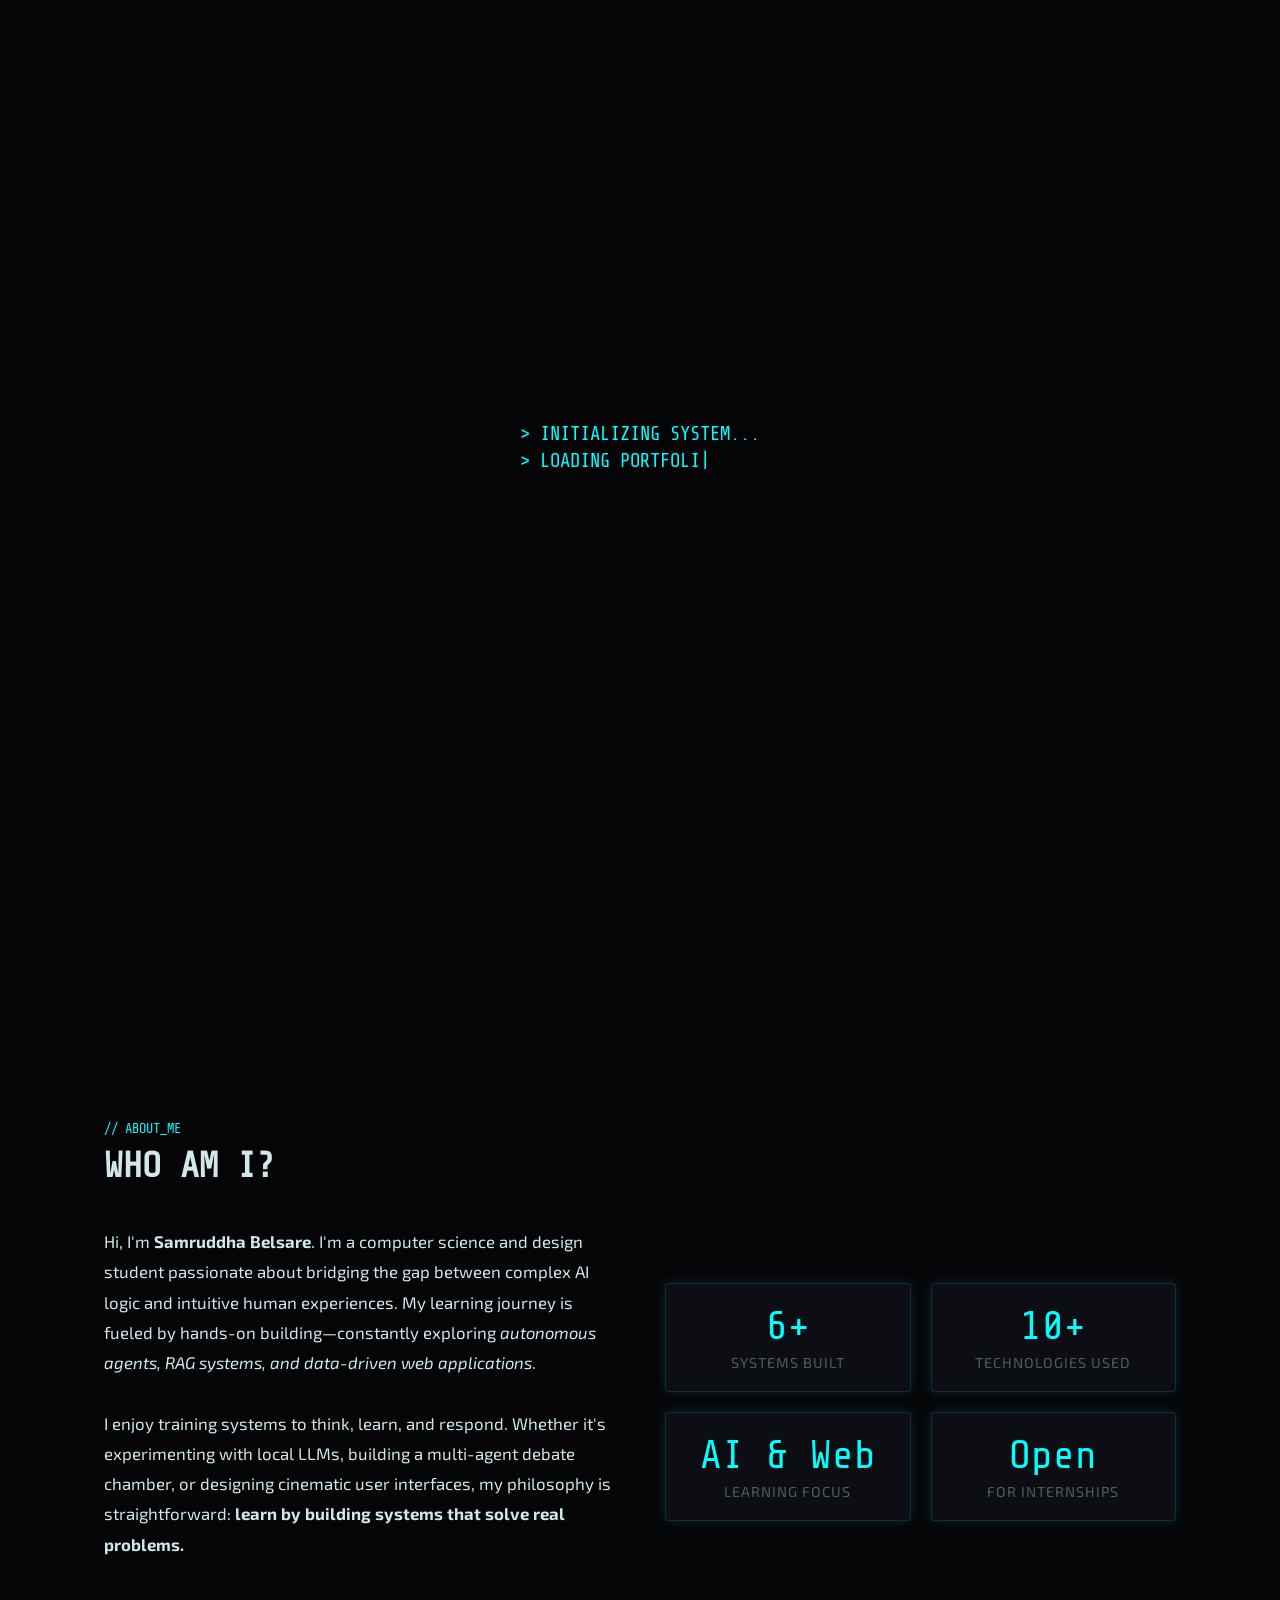
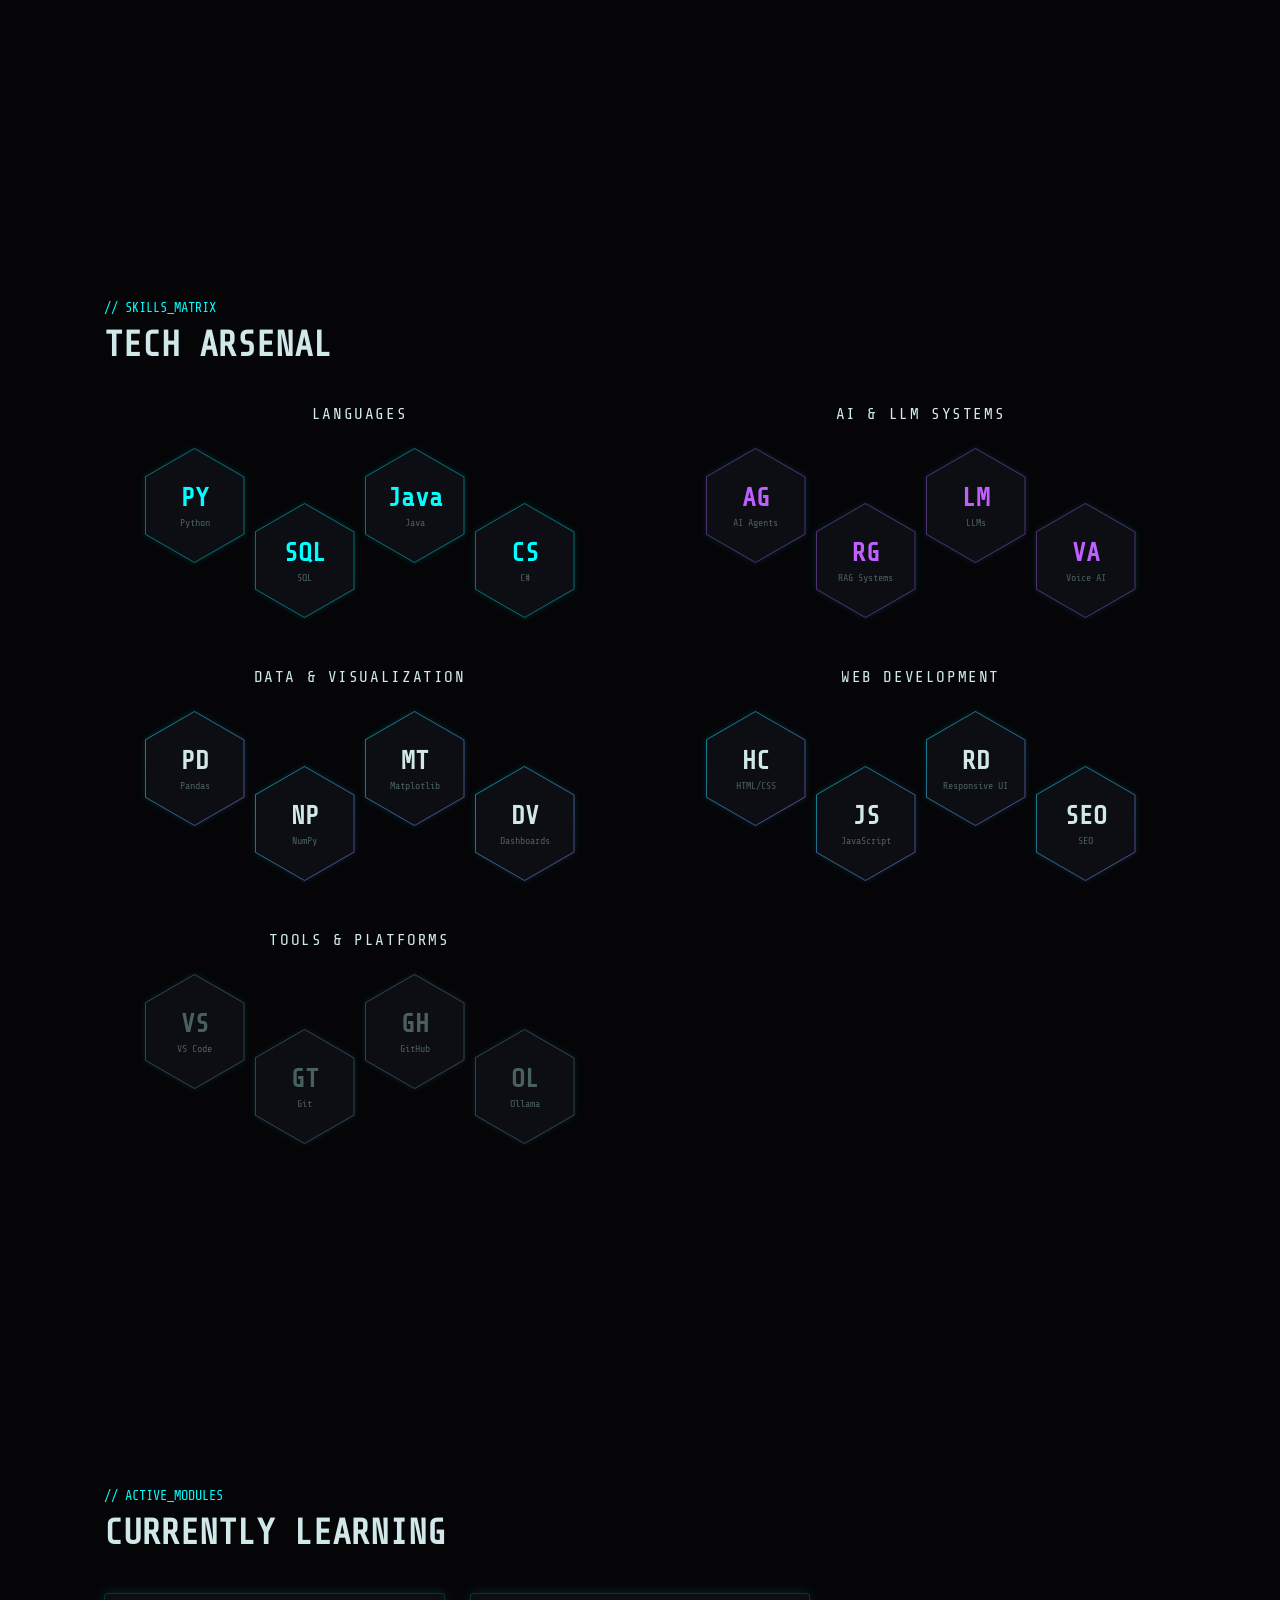
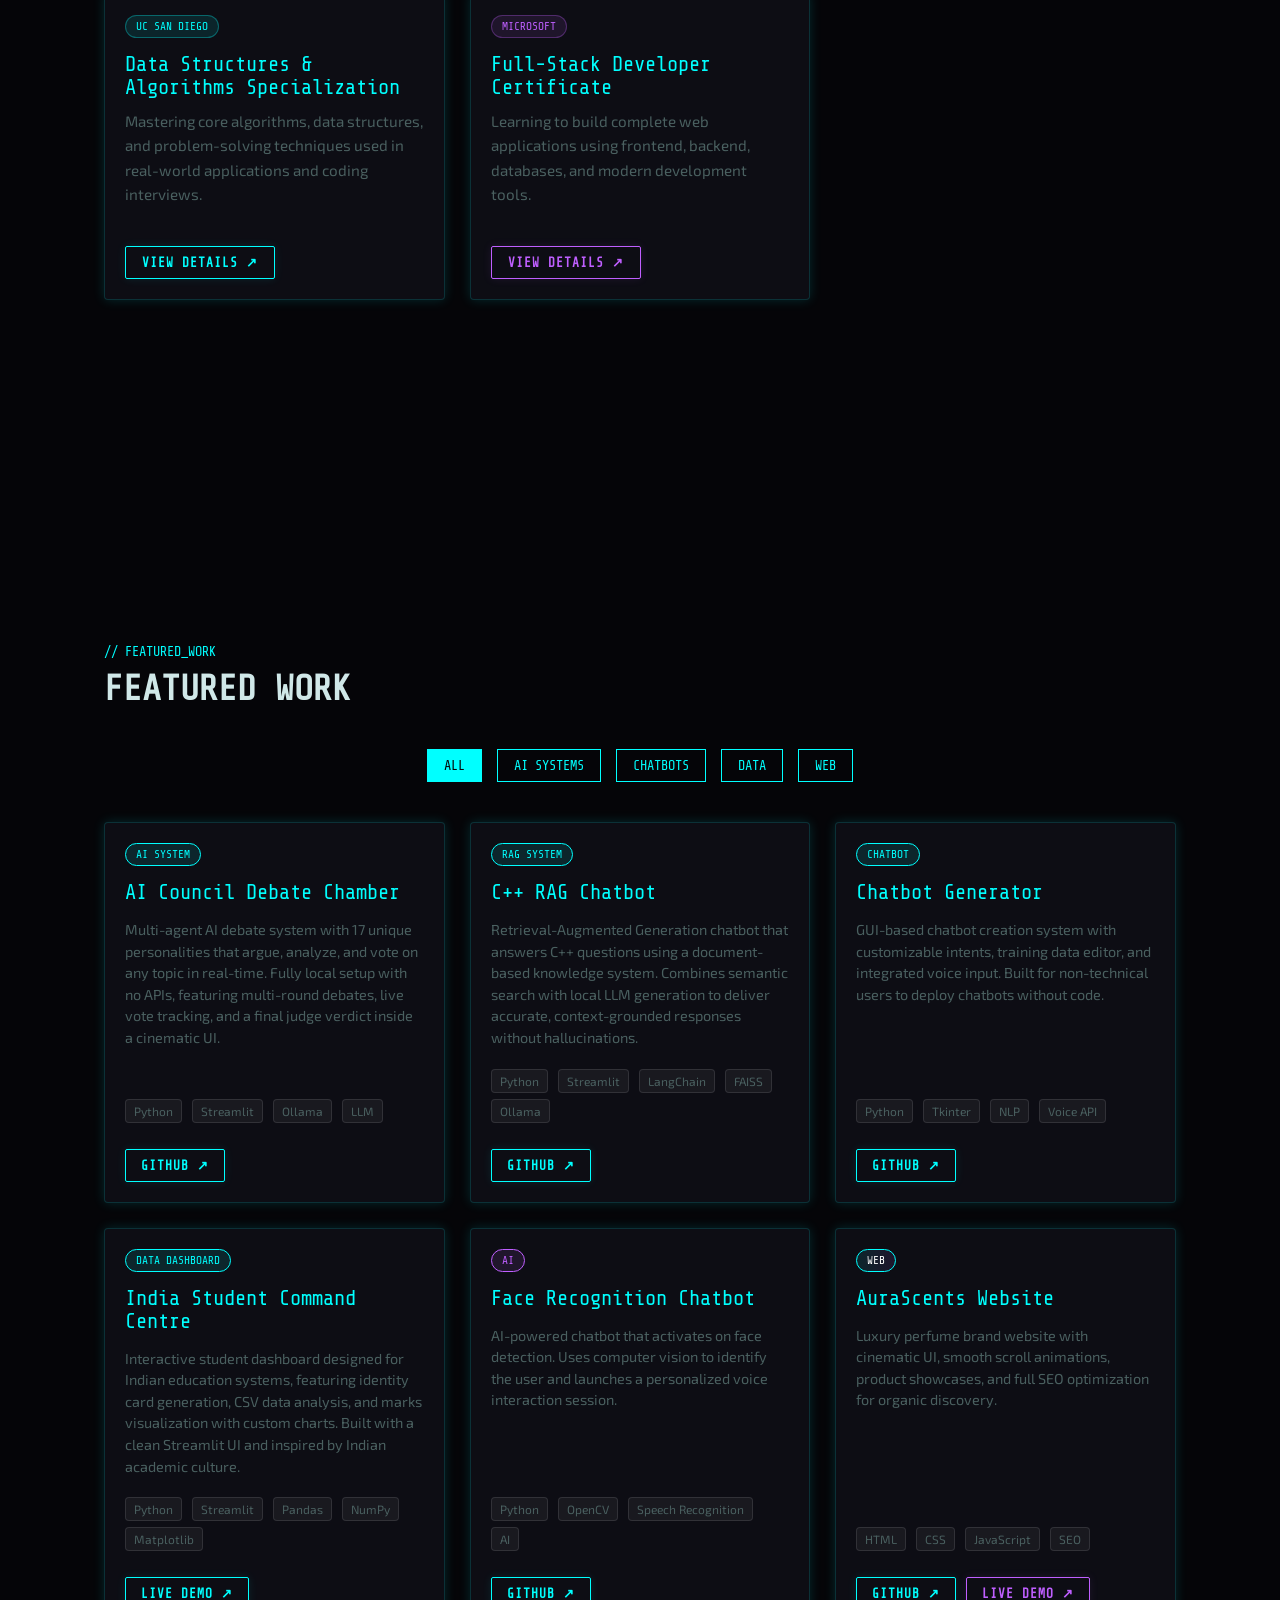
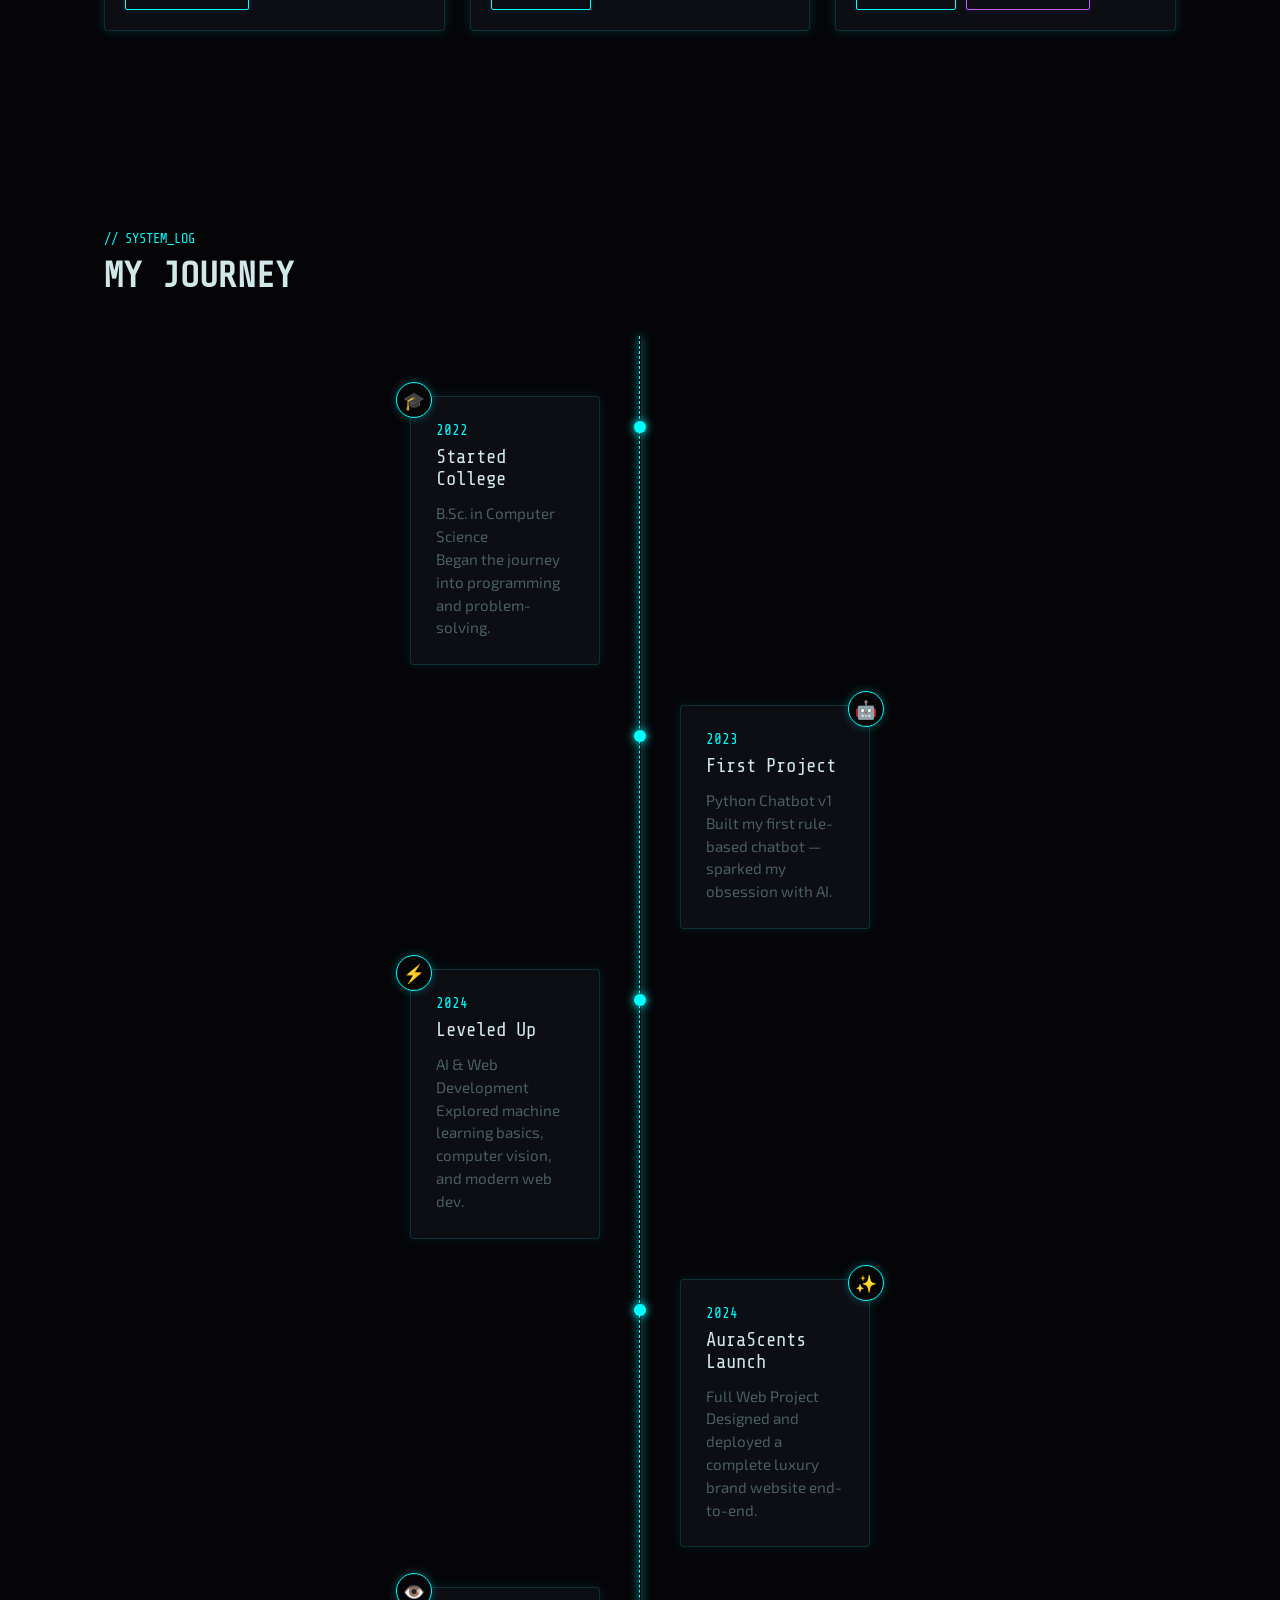
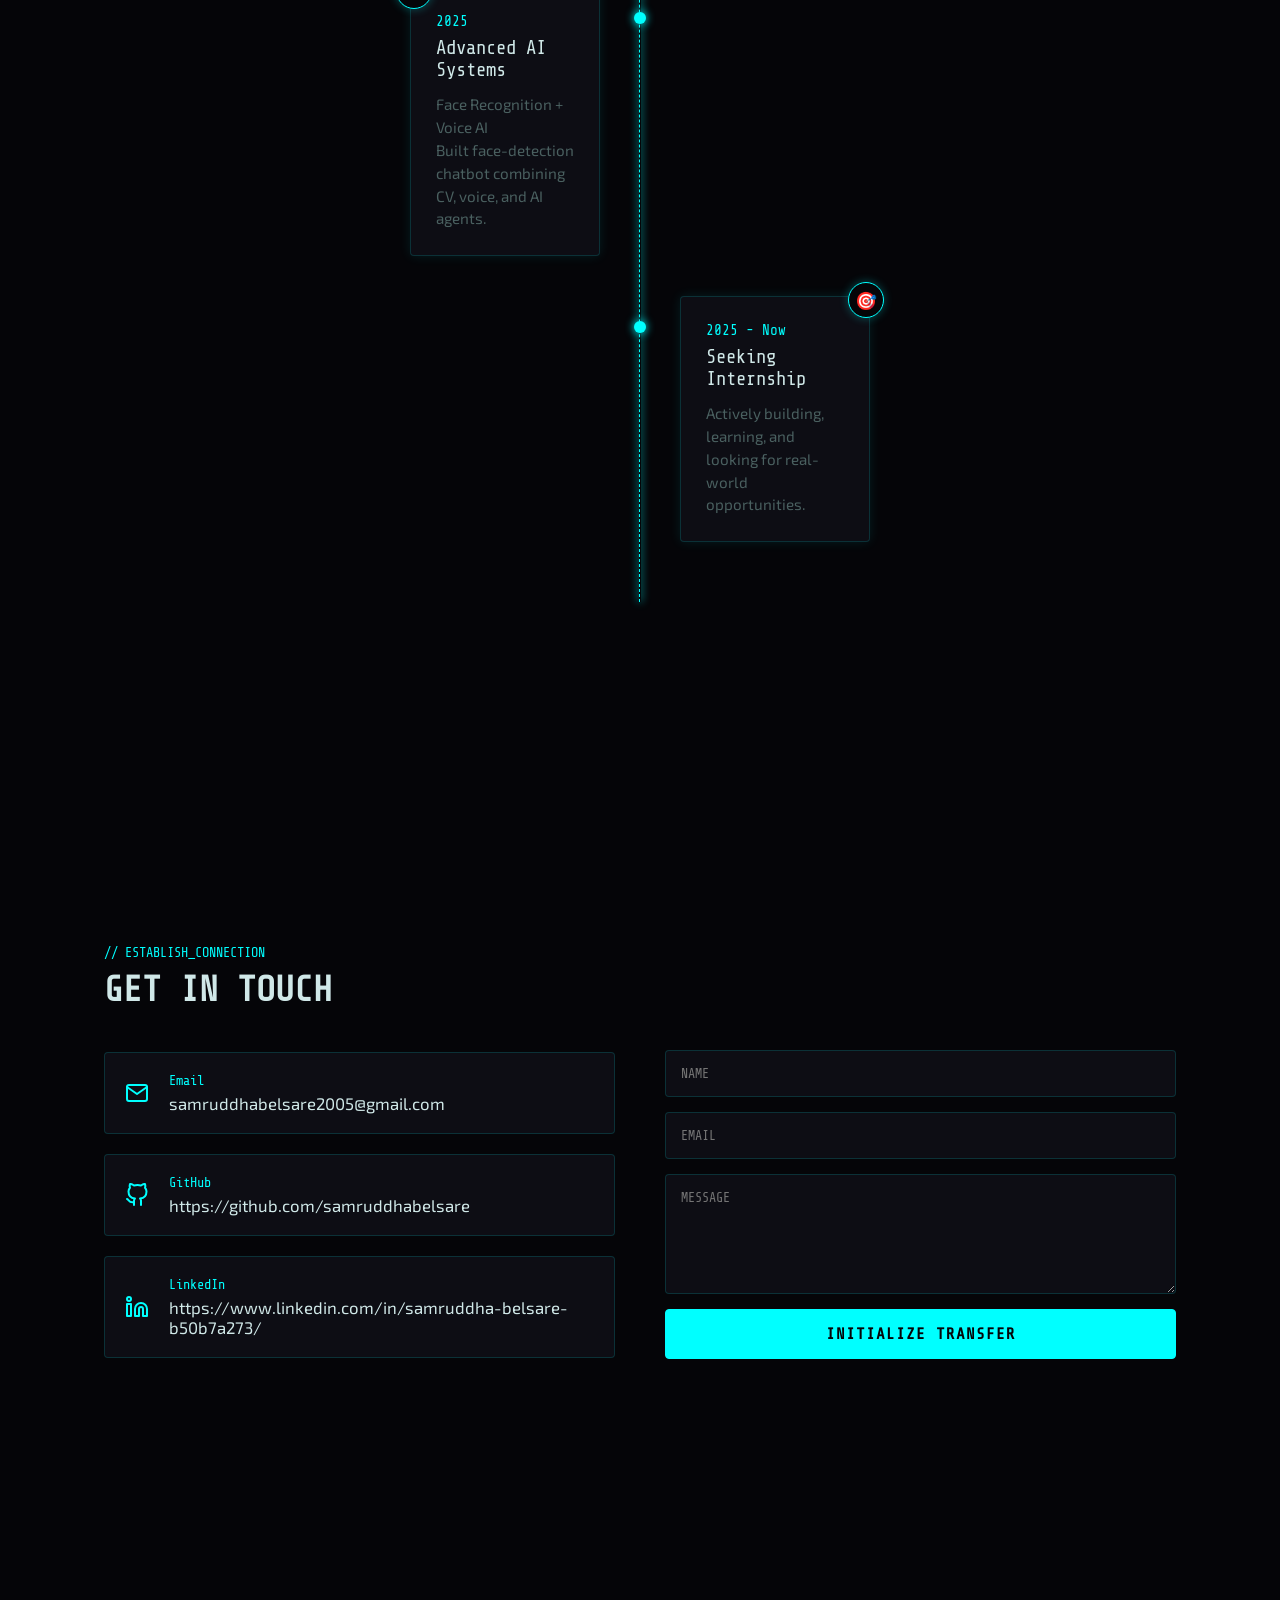
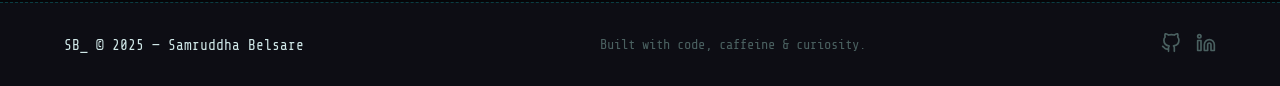
<file: index.html>
<!DOCTYPE html>
<html lang="en">

<head>
  <meta charset="UTF-8">
  <meta name="viewport" content="width=device-width, initial-scale=1.0">
  <title>Samruddha Belsare - Portfolio</title>
  <link rel="stylesheet" href="style.css">
</head>

<body>

  <!-- Custom Cursor -->
  <div id="cursor-dot"></div>
  <div id="cursor-ring"></div>

  <!-- Boot Screen -->
  <div id="boot-screen">
    <div id="boot-terminal"></div>
  </div>

  <!-- Navigation -->
  <nav id="navbar">
    <div class="logo">Samruddha Belsare</div>
    <div class="nav-links">
      <a href="#home">Home</a>
      <a href="#about">About</a>
      <a href="#skills">Skills</a>
      <a href="#projects">Projects</a>
      <a href="#timeline">Timeline</a>
      <a href="#contact">Contact</a>
    </div>
    <div class="hamburger" id="hamburger">☰</div>
  </nav>

  <!-- Mobile Menu -->
  <div id="mobile-menu">
    <div class="close-menu" id="close-menu">✕</div>
    <a href="#home">HOME</a>
    <a href="#about">ABOUT</a>
    <a href="#skills">SKILLS</a>
    <a href="#projects">PROJECTS</a>
    <a href="#timeline">TIMELINE</a>
    <a href="#contact">CONTACT</a>
  </div>

  <!-- Context -->
  <main id="main-content">

    <!-- Hero Section -->
    <section id="home">
      <div class="hero-bg"></div>
      <div class="hero-content">
        <div class="hero-left">
          <div class="terminal-window">
            <div class="terminal-bar">
              <div class="terminal-dots">
                <span style="background: #ff5f56;"></span>
                <span style="background: #ffbd2e;"></span>
                <span style="background: #27c93f;"></span>
              </div>
              <div class="terminal-title">terminal_v1.0</div>
            </div>
            <div class="terminal-body" id="hero-terminal"></div>
          </div>
          <div class="cta-buttons" id="hero-ctas">
            <a href="#projects" class="btn btn-cyan">VIEW PROJECTS</a>
            <a href="#" class="btn btn-purple">DOWNLOAD RESUME</a>
          </div>
        </div>
        <div class="hero-right scroll-anim">
          <!-- Futuristic Profile Card -->
          <div class="cyber-profile-card">
            <div class="card-header">
              <span class="card-status-dot"></span>
              <span class="card-status-text">AVAILABLE FOR INTERNSHIP</span>
              <span class="card-id">ROOT ACCESS</span>
            </div>

            <div class="card-body">
              <div class="avatar-container">
                <div class="avatar-glow"></div>
                <!-- Profile Image placeholder -->
                <div class="avatar-image">
                  <span>SB</span>
                </div>
              </div>

              <div class="profile-details">
                <h3 class="name-glitch" data-text="Samruddha Belsare">Samruddha Belsare</h3>
                <div class="role-badge">Full Stack & AI Enthusiast</div>

                <div class="metrics-grid">
                  <div class="metric">
                    <span class="metric-label">PROJECTS</span>
                    <span class="metric-value">06+</span>
                  </div>
                  <div class="metric">
                    <span class="metric-label">STACKS</span>
                    <span class="metric-value">10+</span>
                  </div>
                  <div class="metric">
                    <span class="metric-label">FOCUS</span>
                    <span class="metric-value">AI/WEB</span>
                  </div>
                </div>
              </div>
            </div>

            <div class="card-footer">
              <div class="progress-bar">
                <div class="progress-fill" style="width: 100%;"></div>
              </div>
              <div class="progress-label">BUILDING NEXT SYSTEM... [OK]</div>
            </div>
          </div>
        </div>
      </div>
    </section>

    <!-- About Section -->
    <section id="about">
      <div class="section-label">// ABOUT_ME</div>
      <h2 class="section-title" data-text="Who Am I?">Who Am I?</h2>
      <div class="about-content">
        <div class="about-left scroll-anim">
          <p class="bio-text">
            Hi, I'm <strong>Samruddha Belsare</strong>. I'm a computer science and design student passionate about
            bridging the gap between complex AI logic and intuitive human experiences. My learning journey is fueled by
            hands-on building—constantly exploring <em>autonomous agents, RAG systems, and data-driven web
              applications</em>.
            <br><br>
            I enjoy training systems to think, learn, and respond. Whether it's experimenting with local LLMs, building
            a multi-agent debate chamber, or designing cinematic user interfaces, my philosophy is straightforward:
            <strong>learn by building systems that solve real problems.</strong>
          </p>
        </div>
        <div class="about-right scroll-anim">
          <div class="stats-grid">
            <div class="card stat-card">
              <div class="stat-val">6+</div>
              <div class="stat-label">Systems Built</div>
            </div>
            <div class="card stat-card">
              <div class="stat-val">10+</div>
              <div class="stat-label">Technologies Used</div>
            </div>
            <div class="card stat-card">
              <div class="stat-val">AI & Web</div>
              <div class="stat-label">Learning Focus</div>
            </div>
            <div class="card stat-card">
              <div class="stat-val">Open</div>
              <div class="stat-label">For Internships</div>
            </div>
          </div>
        </div>
      </div>
    </section>

    <!-- Skills Section -->
    <section id="skills">
      <div class="section-label">// SKILLS_MATRIX</div>
      <h2 class="section-title" data-text="Tech Arsenal">Tech Arsenal</h2>

      <div class="skills-layout scroll-anim">

        <!-- Languages -->
        <div class="skill-category cyan-tint">
          <div class="category-title">LANGUAGES</div>
          <div class="hex-grid">
            <div class="hex-wrapper">
              <div class="hex-node">
                <div class="hex-inner"><span>PY</span><small>Python</small></div>
              </div>
            </div>
            <div class="hex-wrapper">
              <div class="hex-node">
                <div class="hex-inner"><span>SQL</span><small>SQL</small></div>
              </div>
            </div>
            <div class="hex-wrapper">
              <div class="hex-node">
                <div class="hex-inner"><span>Java</span><small>Java</small></div>
              </div>
            </div>
            <div class="hex-wrapper">
              <div class="hex-node">
                <div class="hex-inner"><span>CS</span><small>C#</small></div>
              </div>
            </div>
          </div>
        </div>

        <!-- AI -->
        <div class="skill-category purple-tint">
          <div class="category-title">AI & LLM SYSTEMS</div>
          <div class="hex-grid">
            <div class="hex-wrapper">
              <div class="hex-node">
                <div class="hex-inner"><span>AG</span><small>AI Agents</small></div>
              </div>
            </div>
            <div class="hex-wrapper">
              <div class="hex-node">
                <div class="hex-inner"><span>RG</span><small>RAG Systems</small></div>
              </div>
            </div>
            <div class="hex-wrapper">
              <div class="hex-node">
                <div class="hex-inner"><span>LM</span><small>LLMs</small></div>
              </div>
            </div>
            <div class="hex-wrapper">
              <div class="hex-node">
                <div class="hex-inner"><span>VA</span><small>Voice AI</small></div>
              </div>
            </div>
          </div>
        </div>

        <!-- Data / Visualization -->
        <div class="skill-category mixed-tint">
          <div class="category-title">DATA & VISUALIZATION</div>
          <div class="hex-grid">
            <div class="hex-wrapper">
              <div class="hex-node">
                <div class="hex-inner"><span>PD</span><small>Pandas</small></div>
              </div>
            </div>
            <div class="hex-wrapper">
              <div class="hex-node">
                <div class="hex-inner"><span>NP</span><small>NumPy</small></div>
              </div>
            </div>
            <div class="hex-wrapper">
              <div class="hex-node">
                <div class="hex-inner"><span>MT</span><small>Matplotlib</small></div>
              </div>
            </div>
            <div class="hex-wrapper">
              <div class="hex-node">
                <div class="hex-inner"><span>DV</span><small>Dashboards</small></div>
              </div>
            </div>
          </div>
        </div>

        <!-- Web -->
        <div class="skill-category mixed-tint">
          <div class="category-title">WEB DEVELOPMENT</div>
          <div class="hex-grid">
            <div class="hex-wrapper">
              <div class="hex-node">
                <div class="hex-inner"><span>HC</span><small>HTML/CSS</small></div>
              </div>
            </div>
            <div class="hex-wrapper">
              <div class="hex-node">
                <div class="hex-inner"><span>JS</span><small>JavaScript</small></div>
              </div>
            </div>
            <div class="hex-wrapper">
              <div class="hex-node">
                <div class="hex-inner"><span>RD</span><small>Responsive UI</small></div>
              </div>
            </div>
            <div class="hex-wrapper">
              <div class="hex-node">
                <div class="hex-inner"><span>SEO</span><small>SEO</small></div>
              </div>
            </div>
          </div>
        </div>

        <!-- Tools -->
        <div class="skill-category grey-tint">
          <div class="category-title">TOOLS & PLATFORMS</div>
          <div class="hex-grid">
            <div class="hex-wrapper">
              <div class="hex-node">
                <div class="hex-inner"><span>VS</span><small>VS Code</small></div>
              </div>
            </div>
            <div class="hex-wrapper">
              <div class="hex-node">
                <div class="hex-inner"><span>GT</span><small>Git</small></div>
              </div>
            </div>
            <div class="hex-wrapper">
              <div class="hex-node">
                <div class="hex-inner"><span>GH</span><small>GitHub</small></div>
              </div>
            </div>
            <div class="hex-wrapper">
              <div class="hex-node">
                <div class="hex-inner"><span>OL</span><small>Ollama</small></div>
              </div>
            </div>
          </div>
        </div>

      </div>
    </section>

    <!-- Learning Section -->
    <section id="learning">
      <div class="section-label">// ACTIVE_MODULES</div>
      <h2 class="section-title" data-text="Currently Learning">Currently Learning</h2>

      <div class="projects-grid scroll-anim">
        <!-- Learning Item 1 -->
        <a href="course-dsa.html" class="card project-card"
          style="text-decoration: none; display: flex; flex-direction: column;">
          <div style="flex-grow: 1;">
            <div class="tag-pill tag-ai"
              style="display: inline-block; background: rgba(0, 255, 255, 0.1); border: 1px solid rgba(0, 255, 255, 0.3); color: var(--primary-neon); padding: 4px 10px; font-size: 0.7rem; font-family: var(--font-mono); border-radius: 20px; margin-bottom: 15px;">
              UC SAN DIEGO</div>
            <div class="project-title" style="margin-bottom: 10px; font-size: 1.3rem;">Data Structures & Algorithms
              Specialization</div>
            <p class="project-desc" style="color: var(--muted-text); line-height: 1.6; font-size: 0.95rem;">Mastering
              core algorithms, data structures, and problem-solving techniques used in real-world applications and
              coding interviews.</p>
          </div>
          <div class="project-links" style="margin-top: 20px;">
            <span class="btn btn-cyan" style="font-size: 0.8rem; padding: 8px 16px;">View Details ↗</span>
          </div>
        </a>

        <!-- Learning Item 2 -->
        <a href="course-fullstack.html" class="card project-card"
          style="text-decoration: none; display: flex; flex-direction: column;">
          <div style="flex-grow: 1;">
            <div class="tag-pill tag-web"
              style="display: inline-block; background: rgba(191, 95, 255, 0.1); border: 1px solid rgba(191, 95, 255, 0.3); color: var(--secondary-neon); padding: 4px 10px; font-size: 0.7rem; font-family: var(--font-mono); border-radius: 20px; margin-bottom: 15px;">
              MICROSOFT</div>
            <div class="project-title" style="margin-bottom: 10px; font-size: 1.3rem;">Full-Stack Developer Certificate
            </div>
            <p class="project-desc" style="color: var(--muted-text); line-height: 1.6; font-size: 0.95rem;">Learning to
              build complete web applications using frontend, backend, databases, and modern development tools.</p>
          </div>
          <div class="project-links" style="margin-top: 20px;">
            <span class="btn btn-purple" style="font-size: 0.8rem; padding: 8px 16px;">View Details ↗</span>
          </div>
        </a>
      </div>
    </section>

    <!-- Projects Section -->
    <section id="projects">
      <div class="section-label">// FEATURED_WORK</div>
      <h2 class="section-title" data-text="Featured Work">Featured Work</h2>

      <div class="filter-bar scroll-anim">
        <button class="filter-btn active" data-filter="ALL">ALL</button>
        <button class="filter-btn" data-filter="AI">AI SYSTEMS</button>
        <button class="filter-btn" data-filter="CHATBOT">CHATBOTS</button>
        <button class="filter-btn" data-filter="DASHBOARD">DATA</button>
        <button class="filter-btn" data-filter="WEB">WEB</button>
      </div>

      <div class="projects-grid scroll-anim">

        <!-- Project 1 -->
        <div class="card project-card" data-tag="AI">
          <div class="tag-pill tag-chatbot">AI SYSTEM</div>
          <div class="project-title">AI Council Debate Chamber</div>
          <p class="project-desc">Multi-agent AI debate system with 17 unique personalities that argue, analyze, and
            vote
            on any topic in real-time. Fully local setup with no APIs, featuring multi-round debates, live vote
            tracking,
            and a final judge verdict inside a cinematic UI.</p>
          <div class="tech-stack">
            <span class="tech-pill">Python</span>
            <span class="tech-pill">Streamlit</span>
            <span class="tech-pill">Ollama</span>
            <span class="tech-pill">LLM</span>
          </div>
          <div class="project-links">
            <a href="https://github.com/your-username/ai-council-debate-chamber" target="_blank"
              class="btn btn-cyan">GitHub ↗</a>
          </div>
        </div>

        <!-- Project 2 -->
        <div class="card project-card" data-tag="AI">
          <div class="tag-pill tag-chatbot">RAG SYSTEM</div>
          <div class="project-title">C++ RAG Chatbot</div>
          <p class="project-desc">
            Retrieval-Augmented Generation chatbot that answers C++ questions using a document-based knowledge system.
            Combines semantic search with local LLM generation to deliver accurate, context-grounded responses without
            hallucinations.
          </p>
          <div class="tech-stack">
            <span class="tech-pill">Python</span>
            <span class="tech-pill">Streamlit</span>
            <span class="tech-pill">LangChain</span>
            <span class="tech-pill">FAISS</span>
            <span class="tech-pill">Ollama</span>
          </div>
          <div class="project-links">
            <a href="https://github.com/your-username/cpp-rag-chatbot" target="_blank" class="btn btn-cyan">GitHub ↗</a>
          </div>
        </div>

        <!-- Project 3 -->
        <div class="card project-card" data-tag="CHATBOT">
          <div class="tag-pill tag-chatbot">CHATBOT</div>
          <div class="project-title">Chatbot Generator</div>
          <p class="project-desc">GUI-based chatbot creation system with customizable intents, training data editor, and
            integrated voice input. Built for non-technical users to deploy chatbots without code.</p>
          <div class="tech-stack">
            <span class="tech-pill">Python</span>
            <span class="tech-pill">Tkinter</span>
            <span class="tech-pill">NLP</span>
            <span class="tech-pill">Voice API</span>
          </div>
          <div class="project-links">
            <a href="https://github.com/samruddha" target="_blank" class="btn btn-cyan">GitHub ↗</a>
          </div>
        </div>

        <!-- Project 4 -->
        <div class="card project-card" data-tag="DASHBOARD">
          <div class="tag-pill tag-chatbot">DATA DASHBOARD</div>
          <div class="project-title">India Student Command Centre</div>
          <p class="project-desc">
            Interactive student dashboard designed for Indian education systems, featuring identity card generation, CSV
            data analysis, and marks visualization with custom charts. Built with a clean Streamlit UI and inspired by
            Indian academic culture.
          </p>
          <div class="tech-stack">
            <span class="tech-pill">Python</span>
            <span class="tech-pill">Streamlit</span>
            <span class="tech-pill">Pandas</span>
            <span class="tech-pill">NumPy</span>
            <span class="tech-pill">Matplotlib</span>
          </div>
          <div class="project-links">
            <a href="https://smart-student-dashboard.streamlit.app/" target="_blank" class="btn btn-cyan">Live Demo
              ↗</a>
          </div>
        </div>

        <!-- Project 5 -->
        <div class="card project-card" data-tag="AI">
          <div class="tag-pill tag-ai">AI</div>
          <div class="project-title">Face Recognition Chatbot</div>
          <p class="project-desc">AI-powered chatbot that activates on face detection. Uses computer vision to identify
            the user and launches a personalized voice interaction session.</p>
          <div class="tech-stack">
            <span class="tech-pill">Python</span>
            <span class="tech-pill">OpenCV</span>
            <span class="tech-pill">Speech Recognition</span>
            <span class="tech-pill">AI</span>
          </div>
          <div class="project-links">
            <a href="https://github.com/samruddha" target="_blank" class="btn btn-cyan">GitHub ↗</a>
          </div>
        </div>

        <!-- Project 6 -->
        <div class="card project-card" data-tag="WEB">
          <div class="tag-pill tag-web">WEB</div>
          <div class="project-title">AuraScents Website</div>
          <p class="project-desc">Luxury perfume brand website with cinematic UI, smooth scroll animations, product
            showcases, and full SEO optimization for organic discovery.</p>
          <div class="tech-stack">
            <span class="tech-pill">HTML</span>
            <span class="tech-pill">CSS</span>
            <span class="tech-pill">JavaScript</span>
            <span class="tech-pill">SEO</span>
          </div>
          <div class="project-links">
            <a href="https://github.com/samruddha" target="_blank" class="btn btn-cyan">GitHub ↗</a>
            <a href="https://aurascents.netlify.app" target="_blank" class="btn btn-purple">Live Demo ↗</a>
          </div>
        </div>

      </div>
    </section>

    <!-- Timeline Section -->
    <section id="timeline">
      <div class="section-label">// SYSTEM_LOG</div>
      <h2 class="section-title" data-text="My Journey">My Journey</h2>

      <div class="timeline" id="timeline-container">
        <!-- Timeline populated dynamically via JS -->
      </div>
    </section>

    <!-- Contact Section -->
    <section id="contact">
      <div class="section-label">// ESTABLISH_CONNECTION</div>
      <h2 class="section-title" data-text="Get In Touch">Get In Touch</h2>

      <div class="contact-container scroll-anim">

        <div class="contact-left">
          <a href="mailto:samruddhabelsare2005@gmail.com" class="contact-card">
            <div class="contact-icon">
              <!-- SVG Email -->
              <svg width="24" height="24" viewBox="0 0 24 24" fill="none" stroke="currentColor" stroke-width="2"
                stroke-linecap="round" stroke-linejoin="round">
                <path d="M4 4h16c1.1 0 2 .9 2 2v12c0 1.1-.9 2-2 2H4c-1.1 0-2-.9-2-2V6c0-1.1.9-2 2-2z"></path>
                <polyline points="22,6 12,13 2,6"></polyline>
              </svg>
            </div>
            <div class="contact-info">
              <span class="contact-label">Email</span>
              <span class="contact-value">samruddhabelsare2005@gmail.com</span>
            </div>
          </a>

          <a href="https://github.com/samruddhabelsare" target="_blank" class="contact-card">
            <div class="contact-icon">
              <!-- SVG GitHub -->
              <svg width="24" height="24" viewBox="0 0 24 24" fill="none" stroke="currentColor" stroke-width="2"
                stroke-linecap="round" stroke-linejoin="round">
                <path
                  d="M9 19c-5 1.5-5-2.5-7-3m14 6v-3.87a3.37 3.37 0 0 0-.94-2.61c3.14-.35 6.44-1.54 6.44-7A5.44 5.44 0 0 0 20 4.77 5.07 5.07 0 0 0 19.91 1S18.73.65 16 2.48a13.38 13.38 0 0 0-7 0C6.27.65 5.09 1 5.09 1A5.07 5.07 0 0 0 5 4.77a5.44 5.44 0 0 0-1.5 3.78c0 5.42 3.3 6.61 6.44 7A3.37 3.37 0 0 0 9 18.13V22">
                </path>
              </svg>
            </div>
            <div class="contact-info">
              <span class="contact-label">GitHub</span>
              <span class="contact-value">https://github.com/samruddhabelsare</span>
            </div>
          </a>

          <a href="https://www.linkedin.com/in/samruddha-belsare-b50b7a273/" target="_blank" class="contact-card">
            <div class="contact-icon">
              <!-- SVG LinkedIn -->
              <svg width="24" height="24" viewBox="0 0 24 24" fill="none" stroke="currentColor" stroke-width="2"
                stroke-linecap="round" stroke-linejoin="round">
                <path d="M16 8a6 6 0 0 1 6 6v7h-4v-7a2 2 0 0 0-2-2 2 2 0 0 0-2 2v7h-4v-7a6 6 0 0 1 6-6z"></path>
                <rect x="2" y="9" width="4" height="12"></rect>
                <circle cx="4" cy="4" r="2"></circle>
              </svg>
            </div>
            <div class="contact-info">
              <span class="contact-label">LinkedIn</span>
              <span class="contact-value">https://www.linkedin.com/in/samruddha-belsare-b50b7a273/</span>
            </div>
          </a>
        </div>

        <div class="contact-right">
          <form id="contactForm" class="contact-form">
            <input type="text" placeholder="NAME" required>
            <input type="email" placeholder="EMAIL" required>
            <textarea placeholder="MESSAGE" required></textarea>
            <button type="submit" class="btn-submit">Initialize Transfer</button>
            <div id="formMessage" class="form-success">> MESSAGE TRANSMITTED SUCCESSFULLY_</div>
          </form>
        </div>

      </div>
    </section>

  </main>

  <!-- Footer -->
  <footer>
    <div class="footer-left">
      SB_ &copy; 2025 — Samruddha Belsare
    </div>
    <div class="footer-center">
      Built with code, caffeine &amp; curiosity.
    </div>
    <div class="footer-right">
      <a href="https://github.com/samruddha" target="_blank" aria-label="GitHub">
        <svg width="20" height="20" viewBox="0 0 24 24" fill="none" stroke="currentColor" stroke-width="2"
          stroke-linecap="round" stroke-linejoin="round">
          <path
            d="M9 19c-5 1.5-5-2.5-7-3m14 6v-3.87a3.37 3.37 0 0 0-.94-2.61c3.14-.35 6.44-1.54 6.44-7A5.44 5.44 0 0 0 20 4.77 5.07 5.07 0 0 0 19.91 1S18.73.65 16 2.48a13.38 13.38 0 0 0-7 0C6.27.65 5.09 1 5.09 1A5.07 5.07 0 0 0 5 4.77a5.44 5.44 0 0 0-1.5 3.78c0 5.42 3.3 6.61 6.44 7A3.37 3.37 0 0 0 9 18.13V22">
          </path>
        </svg>
      </a>
      <a href="https://linkedin.com/in/samruddha" target="_blank" aria-label="LinkedIn">
        <svg width="20" height="20" viewBox="0 0 24 24" fill="none" stroke="currentColor" stroke-width="2"
          stroke-linecap="round" stroke-linejoin="round">
          <path d="M16 8a6 6 0 0 1 6 6v7h-4v-7a2 2 0 0 0-2-2 2 2 0 0 0-2 2v7h-4v-7a6 6 0 0 1 6-6z"></path>
          <rect x="2" y="9" width="4" height="12"></rect>
          <circle cx="4" cy="4" r="2"></circle>
        </svg>
      </a>
    </div>
  </footer>

  <script src="script.js"></script>
</body>

</html>
</file>
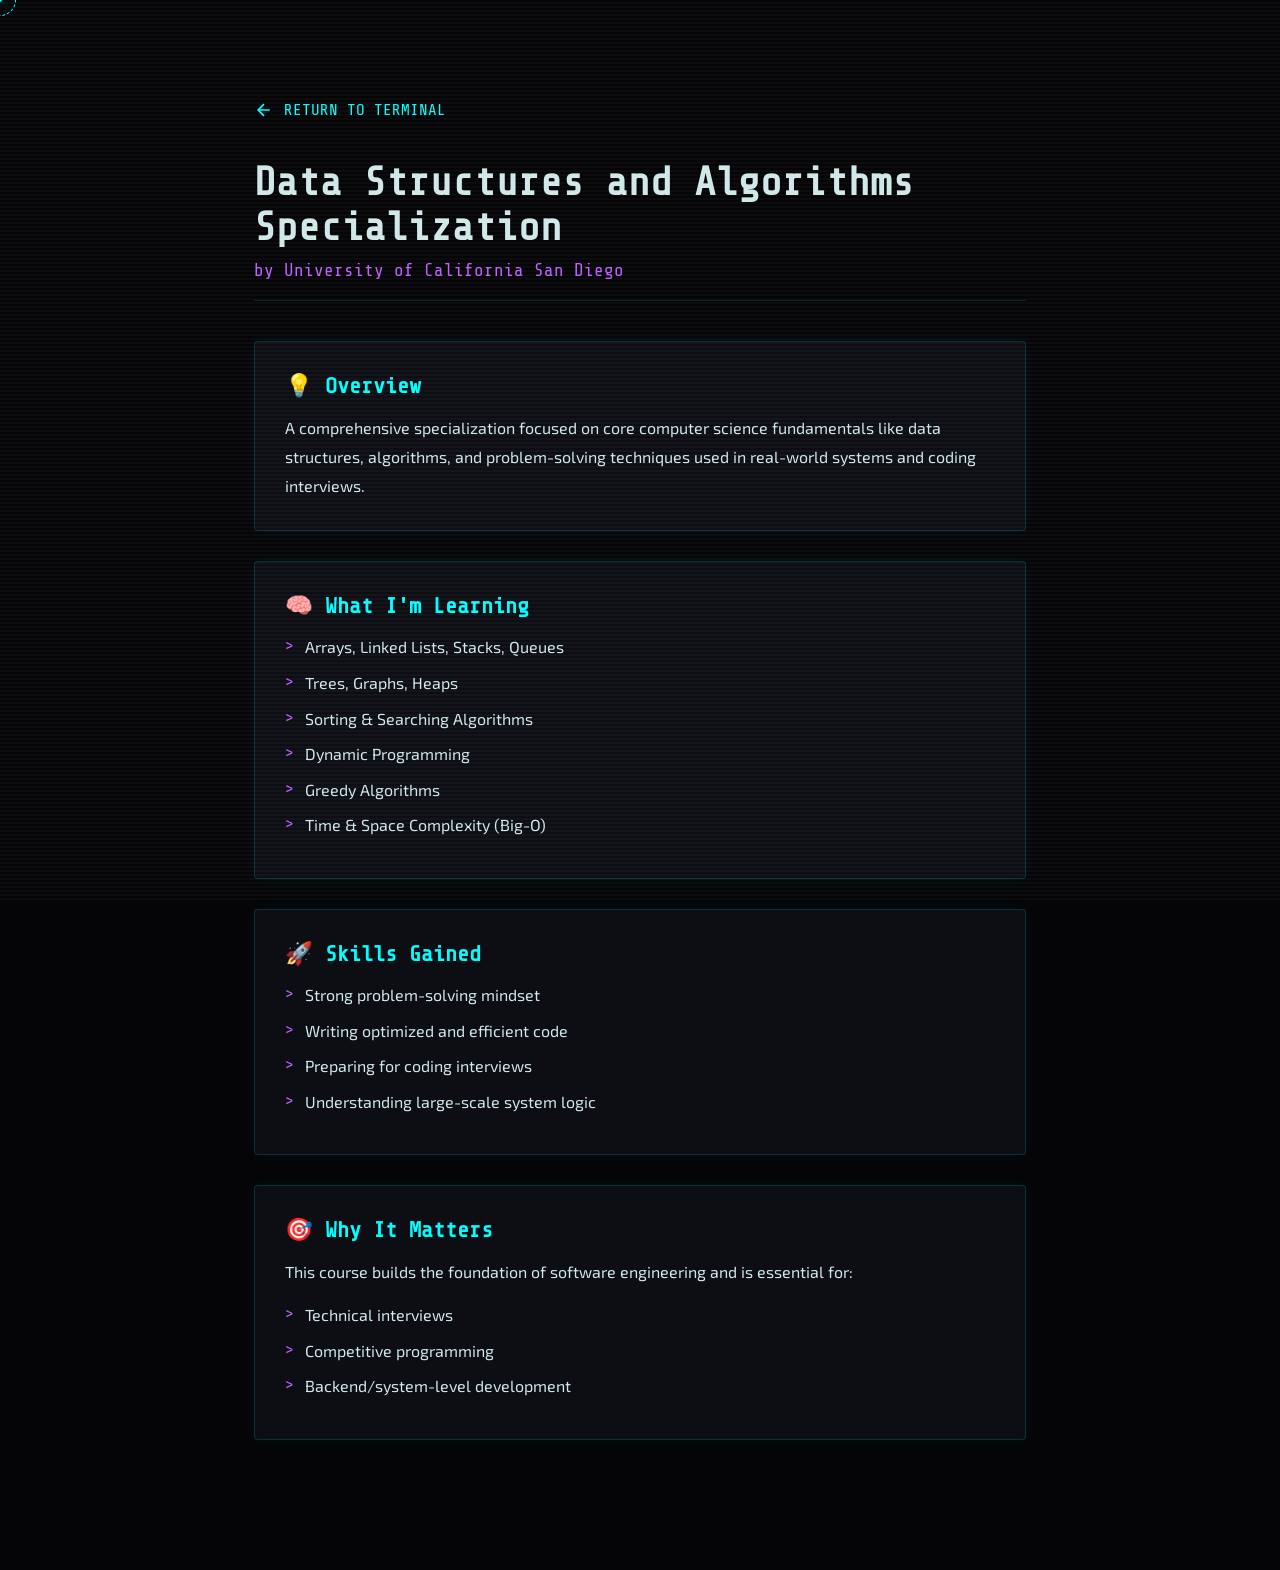
<file: course-dsa.html>
<!DOCTYPE html>
<html lang="en">
<head>
  <meta charset="UTF-8">
  <meta name="viewport" content="width=device-width, initial-scale=1.0">
  <title>Data Structures & Algorithms Specialization - Details</title>
  <link rel="stylesheet" href="style.css">
  <style>
    .course-page {
      padding: 100px 5%;
      max-width: 900px;
      margin: 0 auto;
      min-height: 100vh;
      display: flex;
      flex-direction: column;
      justify-content: flex-start;
    }
    .back-btn {
      display: inline-flex;
      align-items: center;
      gap: 10px;
      margin-bottom: 40px;
      color: var(--primary-neon);
      text-decoration: none;
      font-family: var(--font-mono);
      font-size: 1rem;
      transition: color 0.3s;
      align-self: flex-start;
    }
    .back-btn:hover {
      color: var(--secondary-neon);
    }
    .course-header {
      margin-bottom: 40px;
      border-bottom: 1px solid var(--border-color);
      padding-bottom: 20px;
    }
    .course-title {
      font-family: var(--font-mono);
      font-size: 2.5rem;
      color: var(--text-color);
      margin-bottom: 10px;
    }
    .course-provider {
      font-size: 1.1rem;
      color: var(--secondary-neon);
      font-family: var(--font-mono);
    }
    .course-section {
      background: var(--surface-color);
      border: 1px solid var(--border-color);
      border-radius: 4px;
      padding: 30px;
      margin-bottom: 30px;
      box-shadow: 0 0 15px rgba(0, 255, 255, 0.05);
      transition: border-color 0.3s;
    }
    .course-section:hover {
      border-color: rgba(0, 255, 255, 0.4);
    }
    .course-section h3 {
      font-family: var(--font-mono);
      color: var(--primary-neon);
      font-size: 1.4rem;
      margin-bottom: 15px;
      display: flex;
      align-items: center;
      gap: 10px;
    }
    .course-list {
      list-style-type: none;
      padding-left: 0;
    }
    .course-list li {
      position: relative;
      padding-left: 20px;
      margin-bottom: 10px;
      color: var(--text-color);
      line-height: 1.6;
    }
    .course-list li::before {
      content: '>';
      position: absolute;
      left: 0;
      color: var(--secondary-neon);
      font-family: var(--font-mono);
    }
    .course-text {
      color: var(--text-color);
      line-height: 1.8;
    }
  </style>
</head>
<body>
  <!-- Custom Cursor -->
  <div id="cursor-dot"></div>
  <div id="cursor-ring"></div>

  <!-- Boot Screen disabled for quick loading -->
  <div id="boot-screen" style="display: none;"></div>

  <main class="course-page">
    <a href="index.html#learning" class="back-btn">
      <svg width="20" height="20" viewBox="0 0 24 24" fill="none" stroke="currentColor" stroke-width="2"><path d="M19 12H5M12 19l-7-7 7-7"/></svg>
      RETURN TO TERMINAL
    </a>

    <div class="course-header scroll-anim visible">
      <h1 class="course-title">Data Structures and Algorithms Specialization</h1>
      <div class="course-provider">by University of California San Diego</div>
    </div>

    <div class="course-section scroll-anim visible">
      <h3>💡 Overview</h3>
      <p class="course-text">A comprehensive specialization focused on core computer science fundamentals like data structures, algorithms, and problem-solving techniques used in real-world systems and coding interviews.</p>
    </div>

    <div class="course-section scroll-anim visible">
      <h3>🧠 What I'm Learning</h3>
      <ul class="course-list">
        <li>Arrays, Linked Lists, Stacks, Queues</li>
        <li>Trees, Graphs, Heaps</li>
        <li>Sorting & Searching Algorithms</li>
        <li>Dynamic Programming</li>
        <li>Greedy Algorithms</li>
        <li>Time & Space Complexity (Big-O)</li>
      </ul>
    </div>

    <div class="course-section scroll-anim visible">
      <h3>🚀 Skills Gained</h3>
      <ul class="course-list">
        <li>Strong problem-solving mindset</li>
        <li>Writing optimized and efficient code</li>
        <li>Preparing for coding interviews</li>
        <li>Understanding large-scale system logic</li>
      </ul>
    </div>

    <div class="course-section scroll-anim visible">
      <h3>🎯 Why It Matters</h3>
      <p class="course-text">This course builds the foundation of software engineering and is essential for:</p>
      <ul class="course-list" style="margin-top: 15px;">
        <li>Technical interviews</li>
        <li>Competitive programming</li>
        <li>Backend/system-level development</li>
      </ul>
    </div>
  </main>
  <script src="script.js"></script>
</body>
</html>
</file>
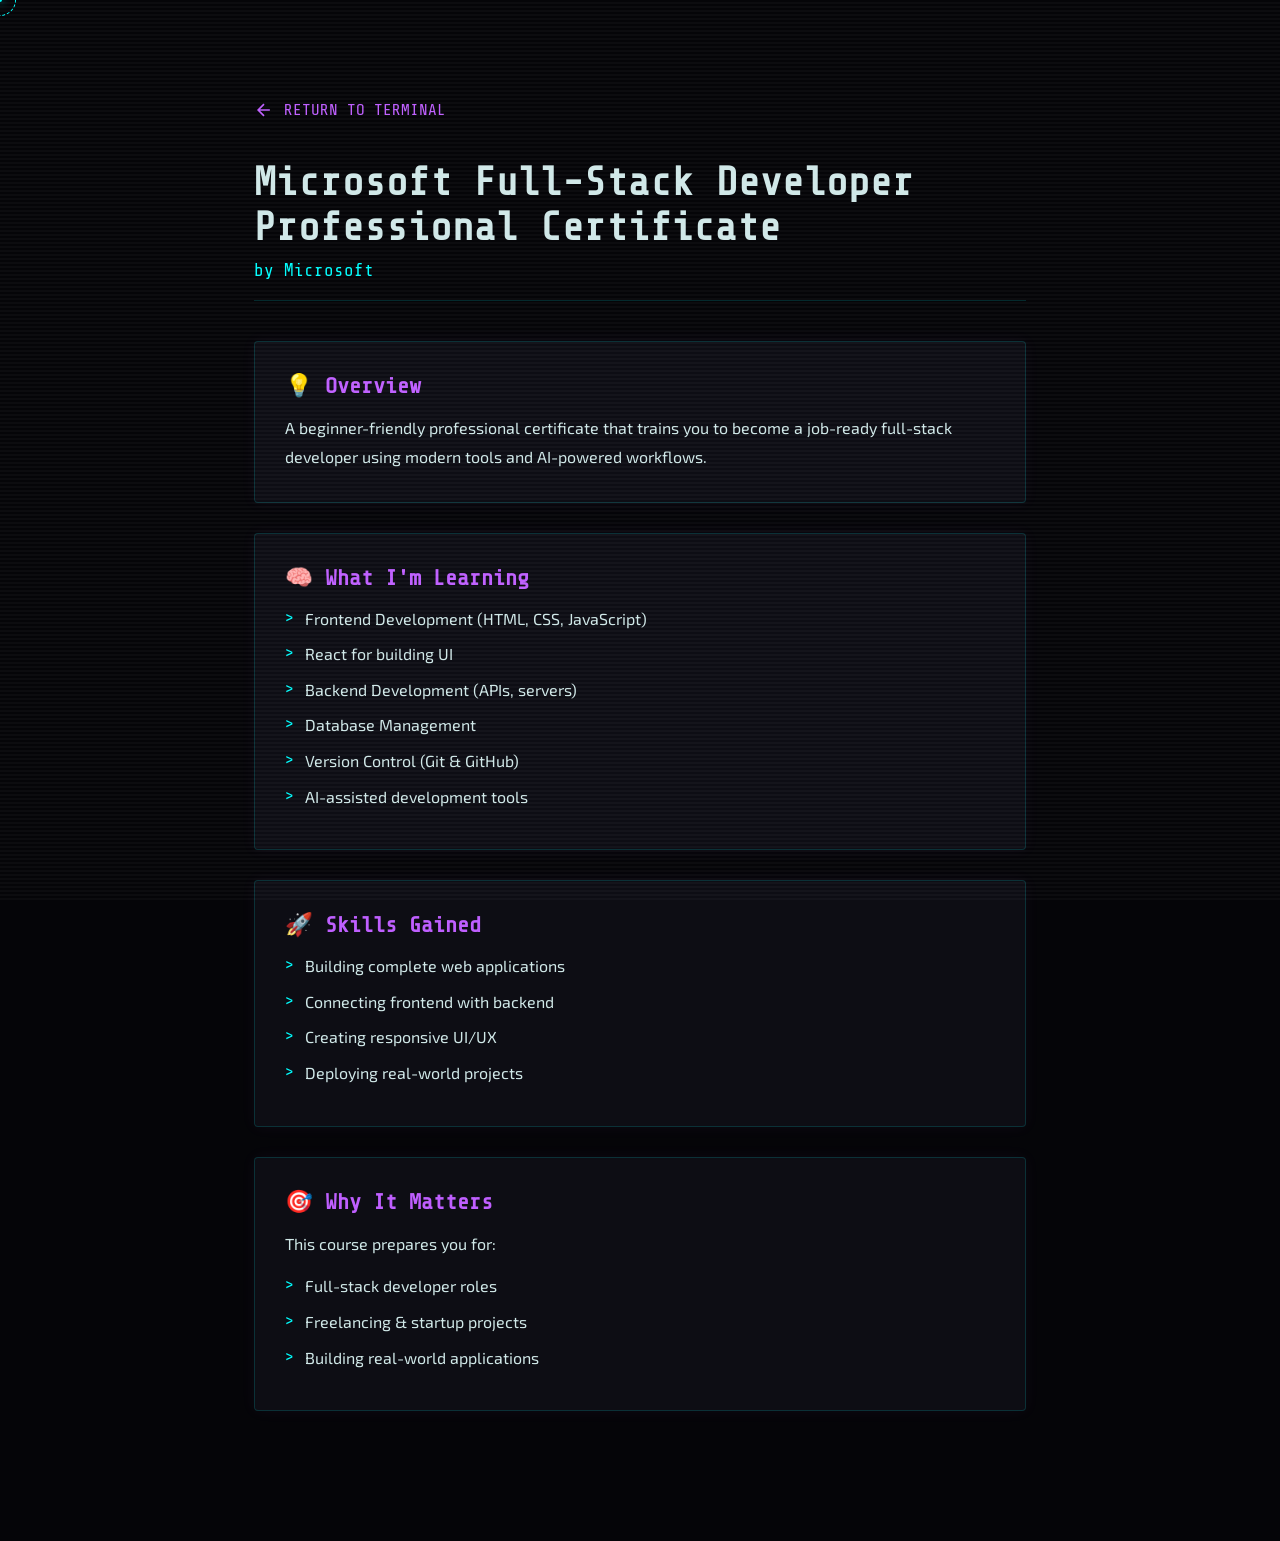
<file: course-fullstack.html>
<!DOCTYPE html>
<html lang="en">
<head>
  <meta charset="UTF-8">
  <meta name="viewport" content="width=device-width, initial-scale=1.0">
  <title>Microsoft Full-Stack Developer Certificate - Details</title>
  <link rel="stylesheet" href="style.css">
  <style>
    .course-page {
      padding: 100px 5%;
      max-width: 900px;
      margin: 0 auto;
      min-height: 100vh;
      display: flex;
      flex-direction: column;
      justify-content: flex-start;
    }
    .back-btn {
      display: inline-flex;
      align-items: center;
      gap: 10px;
      margin-bottom: 40px;
      color: var(--secondary-neon);
      text-decoration: none;
      font-family: var(--font-mono);
      font-size: 1rem;
      transition: color 0.3s;
      align-self: flex-start;
    }
    .back-btn:hover {
      color: var(--primary-neon);
    }
    .course-header {
      margin-bottom: 40px;
      border-bottom: 1px solid var(--border-color);
      padding-bottom: 20px;
    }
    .course-title {
      font-family: var(--font-mono);
      font-size: 2.5rem;
      color: var(--text-color);
      margin-bottom: 10px;
    }
    .course-provider {
      font-size: 1.1rem;
      color: var(--primary-neon);
      font-family: var(--font-mono);
    }
    .course-section {
      background: var(--surface-color);
      border: 1px solid var(--border-color);
      border-radius: 4px;
      padding: 30px;
      margin-bottom: 30px;
      box-shadow: 0 0 15px rgba(191, 95, 255, 0.05);
      transition: border-color 0.3s;
    }
    .course-section:hover {
      border-color: rgba(191, 95, 255, 0.4);
    }
    .course-section h3 {
      font-family: var(--font-mono);
      color: var(--secondary-neon);
      font-size: 1.4rem;
      margin-bottom: 15px;
      display: flex;
      align-items: center;
      gap: 10px;
    }
    .course-list {
      list-style-type: none;
      padding-left: 0;
    }
    .course-list li {
      position: relative;
      padding-left: 20px;
      margin-bottom: 10px;
      color: var(--text-color);
      line-height: 1.6;
    }
    .course-list li::before {
      content: '>';
      position: absolute;
      left: 0;
      color: var(--primary-neon);
      font-family: var(--font-mono);
    }
    .course-text {
      color: var(--text-color);
      line-height: 1.8;
    }
  </style>
</head>
<body>
  <!-- Custom Cursor -->
  <div id="cursor-dot"></div>
  <div id="cursor-ring"></div>

  <!-- Boot Screen disabled for quick loading -->
  <div id="boot-screen" style="display: none;"></div>

  <main class="course-page">
    <a href="index.html#learning" class="back-btn">
      <svg width="20" height="20" viewBox="0 0 24 24" fill="none" stroke="currentColor" stroke-width="2"><path d="M19 12H5M12 19l-7-7 7-7"/></svg>
      RETURN TO TERMINAL
    </a>

    <div class="course-header scroll-anim visible">
      <h1 class="course-title">Microsoft Full-Stack Developer Professional Certificate</h1>
      <div class="course-provider">by Microsoft</div>
    </div>

    <div class="course-section scroll-anim visible">
      <h3>💡 Overview</h3>
      <p class="course-text">A beginner-friendly professional certificate that trains you to become a job-ready full-stack developer using modern tools and AI-powered workflows.</p>
    </div>

    <div class="course-section scroll-anim visible">
      <h3>🧠 What I'm Learning</h3>
      <ul class="course-list">
        <li>Frontend Development (HTML, CSS, JavaScript)</li>
        <li>React for building UI</li>
        <li>Backend Development (APIs, servers)</li>
        <li>Database Management</li>
        <li>Version Control (Git & GitHub)</li>
        <li>AI-assisted development tools</li>
      </ul>
    </div>

    <div class="course-section scroll-anim visible">
      <h3>🚀 Skills Gained</h3>
      <ul class="course-list">
        <li>Building complete web applications</li>
        <li>Connecting frontend with backend</li>
        <li>Creating responsive UI/UX</li>
        <li>Deploying real-world projects</li>
      </ul>
    </div>

    <div class="course-section scroll-anim visible">
      <h3>🎯 Why It Matters</h3>
      <p class="course-text">This course prepares you for:</p>
      <ul class="course-list" style="margin-top: 15px;">
        <li>Full-stack developer roles</li>
        <li>Freelancing & startup projects</li>
        <li>Building real-world applications</li>
      </ul>
    </div>
  </main>
  <script src="script.js"></script>
</body>
</html>
</file>
<file: style.css>
@import url('https://fonts.googleapis.com/css2?family=Exo+2:wght@300;400;600&family=Share+Tech+Mono&display=swap');

/* Color Palette & Variables */
:root {
  --bg-color: #050508;
  --primary-neon: #00FFFF;
  --secondary-neon: #BF5FFF;
  --surface-color: #0D0D14;
  --border-color: rgba(0, 255, 255, 0.15);
  --text-color: #D0E8E8;
  --muted-text: #4A6060;
  --font-mono: 'Share Tech Mono', monospace;
  --font-body: 'Exo 2', sans-serif;
}

* {
  margin: 0;
  padding: 0;
  box-sizing: border-box;
  scroll-behavior: smooth;
}

body {
  background-color: var(--bg-color);
  color: var(--text-color);
  font-family: var(--font-body);
  overflow-x: hidden;
  cursor: none;
  /* Custom cursor */
}

/* Scanline Texture Overlay */
body::before {
  content: "";
  position: fixed;
  top: 0;
  left: 0;
  width: 100vw;
  height: 100vh;
  background: repeating-linear-gradient(to bottom,
      transparent 0,
      transparent 2px,
      rgba(255, 255, 255, 0.03) 2px,
      rgba(255, 255, 255, 0.03) 4px);
  pointer-events: none;
  z-index: 9998;
}

/* Custom Cursor */
#cursor-dot {
  width: 4px;
  height: 4px;
  background: var(--primary-neon);
  border-radius: 50%;
  position: fixed;
  pointer-events: none;
  z-index: 9999;
  transform: translate(-50%, -50%);
  box-shadow: 0 0 10px var(--primary-neon);
}

#cursor-ring {
  width: 32px;
  height: 32px;
  border: 1.5px dashed var(--primary-neon);
  border-radius: 50%;
  position: fixed;
  pointer-events: none;
  z-index: 9999;
  transform: translate(-50%, -50%);
  transition: width 0.15s, height 0.15s, border-color 0.2s, background-color 0.2s;
  animation: cursorSpin 8s linear infinite;
}

@keyframes cursorSpin {
  from { transform: translate(-50%, -50%) rotate(0deg); }
  to { transform: translate(-50%, -50%) rotate(360deg); }
}

.cursor-active {
  width: 45px !important;
  height: 45px !important;
  border-color: var(--secondary-neon) !important;
  border-style: solid !important;
  background-color: rgba(191, 95, 255, 0.1) !important;
}

/* Section Layout */
section {
  position: relative;
  padding: 100px 5%;
  max-width: 1200px;
  margin: 0 auto;
  min-height: 100vh;
  display: flex;
  flex-direction: column;
  justify-content: center;
  z-index: 10;
}

.section-label {
  font-family: var(--font-mono);
  color: var(--primary-neon);
  font-size: 0.85rem;
  margin-bottom: 10px;
}

/* Glitch Title */
.section-title {
  font-family: var(--font-mono);
  font-size: 2.2rem;
  color: var(--text-color);
  position: relative;
  display: inline-block;
  margin-top: 0;
  margin-bottom: 40px;
  text-transform: uppercase;
}

.section-title:hover::before,
.section-title:hover::after {
  content: attr(data-text);
  position: absolute;
  top: 0;
  left: 0;
  width: 100%;
  height: 100%;
}

.section-title:hover::before {
  left: 3px;
  text-shadow: -2px 0 var(--primary-neon);
  animation: glitch-anim-1 0.4s infinite linear alternate-reverse;
}

.section-title:hover::after {
  left: -3px;
  text-shadow: 2px 0 var(--secondary-neon);
  animation: glitch-anim-2 0.3s infinite linear alternate-reverse;
}

@keyframes glitch-anim-1 {
  0% {
    clip-path: inset(20% 0 80% 0);
  }

  100% {
    clip-path: inset(60% 0 10% 0);
  }
}

@keyframes glitch-anim-2 {
  0% {
    clip-path: inset(10% 0 60% 0);
  }

  100% {
    clip-path: inset(30% 0 20% 0);
  }
}

/* Scroll Animation */
.scroll-anim {
  opacity: 0;
  transform: translateY(40px);
  transition: opacity 0.8s ease-out, transform 0.8s ease-out;
}

.scroll-anim.visible {
  opacity: 1;
  transform: translateY(0);
}

/* Boot Screen */
#boot-screen {
  position: fixed;
  top: 0;
  left: 0;
  width: 100vw;
  height: 100vh;
  background-color: var(--bg-color);
  z-index: 10000;
  display: flex;
  justify-content: center;
  align-items: center;
  transition: opacity 0.6s ease;
  font-family: var(--font-mono);
  color: var(--primary-neon);
  padding: 20px;
  font-size: 1.2rem;
}

#boot-terminal div {
  margin-bottom: 5px;
}

/* Buttons */
.btn {
  padding: 12px 24px;
  font-family: var(--font-mono);
  font-size: 0.9rem;
  text-transform: uppercase;
  background: transparent;
  cursor: none;
  transition: all 0.3s ease;
  border-radius: 2px;
  text-decoration: none;
  display: inline-block;
  text-align: center;
  font-weight: bold;
  letter-spacing: 1px;
}

.btn-cyan {
  border: 1px solid var(--primary-neon);
  color: var(--primary-neon);
  box-shadow: 0 0 10px rgba(0, 255, 255, 0.1);
}

.btn-cyan:hover {
  background: var(--primary-neon);
  color: var(--bg-color);
  box-shadow: 0 0 15px var(--primary-neon);
}

.btn-purple {
  border: 1px solid var(--secondary-neon);
  color: var(--secondary-neon);
  box-shadow: 0 0 10px rgba(191, 95, 255, 0.1);
}

.btn-purple:hover {
  background: var(--secondary-neon);
  color: var(--bg-color);
  box-shadow: 0 0 15px var(--secondary-neon);
}

/* Navigation */
#navbar {
  position: fixed;
  top: 0;
  left: 0;
  width: 100%;
  z-index: 1000;
  display: flex;
  justify-content: space-between;
  align-items: center;
  padding: 25px 5%;
  transition: all 0.3s;
  background: transparent;
}

#navbar.scrolled {
  background: rgba(13, 13, 20, 0.85);
  backdrop-filter: blur(20px);
  padding: 15px 5%;
  border-bottom: 1px solid var(--border-color);
}

.logo {
  font-family: var(--font-mono);
  font-size: 1.4rem;
  color: var(--primary-neon);
  font-weight: bold;
}

.nav-links {
  display: flex;
  gap: 20px;
}

.nav-links a {
  color: var(--muted-text);
  text-transform: uppercase;
  font-size: 0.8rem;
  letter-spacing: 0.15em;
  text-decoration: none;
  font-family: var(--font-mono);
  position: relative;
  transition: color 0.3s;
  cursor: none;
}

.nav-links a::after {
  content: '';
  position: absolute;
  bottom: -4px;
  left: 0;
  width: 0;
  height: 1px;
  background: var(--primary-neon);
  transition: width 0.3s ease;
}

.nav-links a:hover,
.nav-links a.active {
  color: var(--primary-neon);
}

.nav-links a:hover::after,
.nav-links a.active::after {
  width: 100%;
}

.hamburger {
  display: none;
  font-size: 1.5rem;
  color: var(--primary-neon);
  cursor: none;
}

#mobile-menu {
  position: fixed;
  top: 0;
  right: -100%;
  width: 100vw;
  height: 100vh;
  background: rgba(13, 13, 20, 0.95);
  backdrop-filter: blur(10px);
  z-index: 10001;
  transition: right 0.4s ease;
  display: flex;
  flex-direction: column;
  justify-content: center;
  align-items: center;
  gap: 30px;
}

#mobile-menu.open {
  right: 0;
}

#mobile-menu a {
  font-family: var(--font-mono);
  font-size: 1.5rem;
  color: var(--text-color);
  text-decoration: none;
  letter-spacing: 0.1em;
  cursor: none;
}

#mobile-menu a:hover {
  color: var(--primary-neon);
}

.close-menu {
  position: absolute;
  top: 20px;
  right: 5%;
  font-size: 2rem;
  color: var(--primary-neon);
  cursor: none;
}

/* Hero Section */
#home {
  min-height: 100vh;
  justify-content: center;
  padding-top: 80px;
  position: relative;
  overflow: hidden;
}

.hero-bg {
  position: absolute;
  top: 0;
  left: 0;
  width: 100%;
  height: 200%;
  background-image: linear-gradient(rgba(0, 255, 255, 0.03) 1px, transparent 1px);
  background-size: 100% 40px;
  animation: panBg 10s linear infinite;
  z-index: -1;
}

@keyframes panBg {
  0% {
    transform: translateY(-40px);
  }

  100% {
    transform: translateY(0);
  }
}

.hero-content {
  display: grid;
  grid-template-columns: 1.2fr 1fr;
  gap: 40px;
  align-items: center;
}

.hero-left .terminal-window {
  width: 100%;
  max-width: 550px;
  background: var(--surface-color);
  border: 1px solid var(--border-color);
  border-radius: 4px;
  overflow: hidden;
  box-shadow: 0 0 15px rgba(0, 255, 255, 0.1);
  margin-bottom: 30px;
}

.terminal-bar {
  background: rgba(0, 255, 255, 0.05);
  padding: 8px 12px;
  display: flex;
  align-items: center;
  justify-content: space-between;
  border-bottom: 1px solid var(--border-color);
}

.terminal-dots span {
  display: inline-block;
  width: 10px;
  height: 10px;
  border-radius: 50%;
  margin-right: 6px;
}

.terminal-title {
  font-family: var(--font-mono);
  font-size: 0.8rem;
  color: var(--muted-text);
}

.terminal-body {
  padding: 20px;
  font-family: var(--font-mono);
  font-size: 1rem;
  color: var(--text-color);
  line-height: 1.6;
  min-height: 180px;
  text-shadow: 0 0 2px rgba(208, 232, 232, 0.3);
}

.cta-buttons {
  display: flex;
  gap: 15px;
  opacity: 0;
  transition: opacity 0.5s;
  flex-wrap: wrap;
}

.hero-right {
  display: flex;
  flex-direction: column;
  align-items: center;
  justify-content: center;
}

/* ── Cyber Profile Card ── */
.cyber-profile-card {
  width: 100%;
  max-width: 380px;
  background: rgba(10, 10, 20, 0.7);
  border: 1px solid rgba(0, 255, 255, 0.3);
  border-radius: 8px;
  overflow: hidden;
  box-shadow: 0 0 25px rgba(0, 255, 255, 0.1), inset 0 0 20px rgba(0, 255, 255, 0.05);
  backdrop-filter: blur(5px);
  position: relative;
  transition: transform 0.3s ease, box-shadow 0.3s ease;
}

.cyber-profile-card:hover {
  transform: translateY(-5px);
  box-shadow: 0 0 35px rgba(0, 255, 255, 0.2), inset 0 0 20px rgba(0, 255, 255, 0.1);
}

.card-header {
  display: flex;
  align-items: center;
  background: rgba(0, 255, 255, 0.1);
  padding: 10px 15px;
  font-family: var(--font-mono);
  font-size: 0.75rem;
  border-bottom: 1px solid rgba(0, 255, 255, 0.2);
}

.card-status-dot {
  width: 8px;
  height: 8px;
  background: #27c93f;
  border-radius: 50%;
  box-shadow: 0 0 8px #27c93f;
  margin-right: 8px;
  animation: pulse-dot 2s infinite;
}

@keyframes pulse-dot {
  0%, 100% { opacity: 1; transform: scale(1); }
  50% { opacity: 0.5; transform: scale(0.8); }
}

.card-status-text {
  color: var(--primary-neon);
  flex-grow: 1;
  letter-spacing: 1px;
}

.card-id {
  color: var(--secondary-neon);
  opacity: 0.8;
}

.card-body {
  padding: 25px;
  display: flex;
  flex-direction: column;
  align-items: center;
  gap: 20px;
}

.avatar-container {
  position: relative;
  width: 120px;
  height: 120px;
}

.avatar-glow {
  position: absolute;
  top: -10%; left: -10%; width: 120%; height: 120%;
  background: radial-gradient(circle, rgba(191,95,255,0.4) 0%, transparent 70%);
  animation: rotate-glow 5s linear infinite;
  z-index: 0;
}

@keyframes rotate-glow {
  to { transform: rotate(360deg); }
}

.avatar-image {
  position: relative;
  width: 100%;
  height: 100%;
  border-radius: 50%;
  background: rgba(13, 13, 20, 0.9);
  border: 2px dashed var(--primary-neon);
  display: flex;
  align-items: center;
  justify-content: center;
  z-index: 1;
  box-shadow: inset 0 0 15px rgba(0, 255, 255, 0.4);
}

.avatar-image span {
  font-family: var(--font-mono);
  font-size: 2.5rem;
  font-weight: bold;
  color: var(--primary-neon);
  text-shadow: 0 0 10px var(--primary-neon);
  letter-spacing: 2px;
}

.profile-details {
  text-align: center;
  width: 100%;
}

.name-glitch {
  font-family: var(--font-mono);
  font-size: 1.4rem;
  color: var(--text-color);
  margin-bottom: 5px;
  text-shadow: 2px 0 var(--secondary-neon), -2px 0 var(--primary-neon);
}

.role-badge {
  display: inline-block;
  font-size: 0.8rem;
  font-family: var(--font-mono);
  color: var(--bg-color);
  background: var(--primary-neon);
  padding: 4px 10px;
  border-radius: 12px;
  margin-bottom: 20px;
  font-weight: bold;
}

.metrics-grid {
  display: grid;
  grid-template-columns: repeat(3, 1fr);
  gap: 10px;
  text-align: center;
}

.metric {
  background: rgba(255, 255, 255, 0.03);
  border: 1px solid rgba(255, 255, 255, 0.1);
  border-radius: 4px;
  padding: 10px 5px;
}

.metric-label {
  display: block;
  font-family: var(--font-mono);
  font-size: 0.65rem;
  color: var(--muted-text);
  margin-bottom: 5px;
  letter-spacing: 1px;
}

.metric-value {
  display: block;
  font-family: var(--font-mono);
  font-size: 1.1rem;
  color: var(--secondary-neon);
  text-shadow: 0 0 5px rgba(191, 95, 255, 0.5);
}

.card-footer {
  padding: 15px 25px;
  border-top: 1px solid rgba(0, 255, 255, 0.1);
  background: rgba(0, 0, 0, 0.2);
}

.progress-bar {
  width: 100%;
  height: 4px;
  background: rgba(255, 255, 255, 0.1);
  border-radius: 2px;
  margin-bottom: 8px;
  overflow: hidden;
}

.progress-fill {
  height: 100%;
  background: linear-gradient(90deg, var(--primary-neon), var(--secondary-neon));
  box-shadow: 0 0 8px var(--primary-neon);
  animation: load-progress 2s ease-out forwards;
}

@keyframes load-progress {
  from { width: 0%; }
}

.progress-label {
  font-family: var(--font-mono);
  font-size: 0.65rem;
  color: var(--muted-text);
  letter-spacing: 1px;
  text-align: right;
}

/* About Section */
.about-content {
  display: grid;
  grid-template-columns: 1fr 1fr;
  gap: 50px;
  align-items: center;
}

.bio-text {
  font-size: 1.05rem;
  line-height: 1.8;
  color: var(--text-color);
  margin-bottom: 20px;
}

.stats-grid {
  display: grid;
  grid-template-columns: 1fr 1fr;
  gap: 20px;
}

.card {
  background: var(--surface-color);
  border: 1px solid var(--border-color);
  box-shadow: 0 0 12px rgba(0, 255, 255, 0.15);
  border-radius: 4px;
  padding: 20px;
  transition: all 0.3s ease;
}

.card:hover {
  border-color: rgba(0, 255, 255, 0.5);
  box-shadow: 0 0 20px rgba(0, 255, 255, 0.3);
}

.stat-card {
  text-align: center;
}

.stat-val {
  font-family: var(--font-mono);
  font-size: 2.5rem;
  color: var(--primary-neon);
  margin-bottom: 5px;
}

.stat-label {
  font-size: 0.9rem;
  color: var(--muted-text);
  text-transform: uppercase;
  letter-spacing: 1px;
}

/* Skills Section */
.skills-layout {
  display: grid;
  grid-template-columns: 1fr 1fr;
  gap: 50px;
}

.category-title {
  font-family: var(--font-mono);
  font-size: 1rem;
  color: var(--text-color);
  margin-bottom: 25px;
  text-align: center;
  letter-spacing: 0.1em;
}

.hex-grid {
  display: flex;
  flex-wrap: wrap;
  justify-content: center;
}

.hex-wrapper {
  margin: 0 5px;
  filter: drop-shadow(0 0 3px rgba(0, 255, 255, 0.15));
  transition: filter 0.3s, transform 0.3s;
}

.hex-wrapper:nth-child(even) {
  margin-top: 55px;
}

.hex-node {
  width: 100px;
  height: 115px;
  clip-path: polygon(50% 0%, 100% 25%, 100% 75%, 50% 100%, 0% 75%, 0% 25%);
  display: flex;
  justify-content: center;
  align-items: center;
  padding: 1px;
}

.hex-inner {
  width: 100%;
  height: 100%;
  clip-path: polygon(50% 0%, 100% 25%, 100% 75%, 50% 100%, 0% 75%, 0% 25%);
  background: var(--surface-color);
  display: flex;
  flex-direction: column;
  justify-content: center;
  align-items: center;
}

.hex-inner span {
  font-size: 1.6rem;
  font-family: var(--font-mono);
  font-weight: bold;
}

.hex-inner small {
  font-size: 10px;
  font-family: var(--font-mono);
  color: var(--muted-text);
  margin-top: 5px;
  text-align: center;
}

.cyan-tint .hex-node {
  background: rgba(0, 255, 255, 0.4);
}

.cyan-tint .hex-inner span {
  color: var(--primary-neon);
}

.cyan-tint .hex-wrapper:hover {
  filter: drop-shadow(0 0 10px rgba(0, 255, 255, 0.8));
  transform: scale(1.08);
}

.purple-tint .hex-node {
  background: rgba(191, 95, 255, 0.4);
}

.purple-tint .hex-inner span {
  color: var(--secondary-neon);
}

.purple-tint .hex-wrapper:hover {
  filter: drop-shadow(0 0 10px rgba(191, 95, 255, 0.8));
  transform: scale(1.08);
}

.mixed-tint .hex-node {
  background: linear-gradient(135deg, rgba(0, 255, 255, 0.5), rgba(191, 95, 255, 0.5));
}

.mixed-tint .hex-inner span {
  color: var(--text-color);
}

.mixed-tint .hex-wrapper:hover {
  filter: drop-shadow(0 0 10px rgba(0, 255, 255, 0.6));
  transform: scale(1.08);
}

.grey-tint .hex-node {
  background: rgba(255, 255, 255, 0.2);
}

.grey-tint .hex-inner span {
  color: var(--muted-text);
}

.grey-tint .hex-wrapper:hover {
  filter: drop-shadow(0 0 8px rgba(255, 255, 255, 0.5));
  transform: scale(1.08);
}

/* Projects Section */
.filter-bar {
  display: flex;
  justify-content: center;
  gap: 15px;
  margin-bottom: 40px;
  flex-wrap: wrap;
}

.filter-btn {
  background: transparent;
  border: 1px solid var(--primary-neon);
  color: var(--primary-neon);
  padding: 8px 16px;
  font-family: var(--font-mono);
  font-size: 0.85rem;
  cursor: none;
  transition: all 0.3s;
  text-transform: uppercase;
}

.filter-btn:hover {
  background: rgba(0, 255, 255, 0.1);
}

.filter-btn.active {
  background: var(--primary-neon);
  color: var(--bg-color);
}

.projects-grid {
  display: grid;
  grid-template-columns: repeat(3, 1fr);
  gap: 25px;
}

.project-card {
  display: flex;
  flex-direction: column;
}

.project-card .tag-pill {
  display: inline-block;
  padding: 4px 10px;
  border-radius: 12px;
  font-size: 0.7rem;
  font-family: var(--font-mono);
  margin-bottom: 15px;
  width: max-content;
}

.tag-ai {
  background: rgba(191, 95, 255, 0.1);
  color: var(--secondary-neon);
  border: 1px solid var(--secondary-neon);
}

.tag-chatbot {
  background: rgba(0, 255, 255, 0.1);
  color: var(--primary-neon);
  border: 1px solid var(--primary-neon);
}

.tag-web {
  background: linear-gradient(90deg, rgba(0, 255, 255, 0.1), rgba(191, 95, 255, 0.1));
  color: #fff;
  border: 1px solid var(--primary-neon);
}

.project-title {
  font-family: var(--font-mono);
  font-size: 1.3rem;
  color: var(--primary-neon);
  margin-bottom: 15px;
}

.project-desc {
  font-size: 0.9rem;
  color: var(--muted-text);
  margin-bottom: 20px;
  line-height: 1.5;
  flex-grow: 1;
}

.tech-stack {
  margin-bottom: 20px;
}

.tech-pill {
  display: inline-block;
  padding: 4px 8px;
  background: rgba(255, 255, 255, 0.05);
  font-size: 0.75rem;
  color: var(--muted-text);
  border: 1px solid rgba(255, 255, 255, 0.1);
  margin-right: 6px;
  margin-bottom: 6px;
  border-radius: 4px;
}

.project-links {
  display: flex;
  gap: 10px;
  margin-top: auto;
}

.project-links .btn {
  padding: 8px 15px;
  font-size: 0.8rem;
}

/* Timeline Section */
.timeline {
  position: relative;
  max-width: 1000px;
  margin: 0 auto;
  padding: 40px 0;
}

.timeline::after {
  content: '';
  position: absolute;
  width: 1px;
  border-left: 1px dashed var(--primary-neon);
  box-shadow: 0 0 8px var(--primary-neon);
  top: 0;
  bottom: 0;
  left: 50%;
  transform: translateX(-50%);
}

.milestone {
  position: relative;
  width: 50%;
  padding: 20px 40px;
  box-sizing: border-box;
}

.milestone:nth-child(odd) {
  left: 0;
  text-align: right;
}

.milestone:nth-child(even) {
  left: 50%;
  text-align: left;
}

.milestone::before {
  content: '';
  position: absolute;
  width: 12px;
  height: 12px;
  background-color: var(--primary-neon);
  border-radius: 50%;
  top: 45px;
  box-shadow: 0 0 10px var(--primary-neon);
  z-index: 2;
}

.milestone:nth-child(odd)::before {
  right: -6px;
}

.milestone:nth-child(even)::before {
  left: -6px;
}

.timeline-content {
  background: var(--surface-color);
  border: 1px solid var(--border-color);
  padding: 25px;
  border-radius: 4px;
  display: inline-block;
  width: 100%;
  max-width: 460px;
  text-align: left;
  transition: all 0.3s ease;
  box-shadow: 0 0 12px rgba(0, 255, 255, 0.1);
  position: relative;
}

.timeline-icon {
  position: absolute;
  top: -15px;
  width: 36px;
  height: 36px;
  background: var(--bg-color);
  border: 1px solid var(--primary-neon);
  border-radius: 50%;
  display: flex;
  align-items: center;
  justify-content: center;
  font-size: 1.1rem;
  box-shadow: 0 0 10px rgba(0, 255, 255, 0.3);
  z-index: 5;
}

.milestone:nth-child(odd) .timeline-icon {
  left: -15px;
}

.milestone:nth-child(even) .timeline-icon {
  right: -15px;
}


.timeline-content:hover {
  border-color: rgba(0, 255, 255, 0.5);
  box-shadow: 0 0 20px rgba(0, 255, 255, 0.3);
}

.timeline-date {
  font-family: var(--font-mono);
  color: var(--primary-neon);
  margin-bottom: 8px;
  font-size: 0.9rem;
}

.timeline-title {
  font-family: var(--font-mono);
  color: var(--text-color);
  font-size: 1.2rem;
  margin-bottom: 12px;
}

.timeline-desc {
  font-family: var(--font-body);
  color: var(--muted-text);
  font-size: 0.95rem;
  line-height: 1.5;
}

/* Contact Section */
.contact-container {
  display: flex;
  gap: 50px;
}

.contact-left {
  flex: 1;
  display: flex;
  flex-direction: column;
  gap: 20px;
  justify-content: center;
}

.contact-card {
  display: flex;
  align-items: center;
  gap: 20px;
  padding: 20px;
  background: var(--surface-color);
  border: 1px solid var(--border-color);
  text-decoration: none;
  transition: transform 0.3s, box-shadow 0.3s;
  border-radius: 4px;
}

.contact-card:hover {
  transform: translateY(-3px);
  box-shadow: 0 0 15px rgba(0, 255, 255, 0.2);
  border-color: rgba(0, 255, 255, 0.5);
}

.contact-icon {
  color: var(--primary-neon);
  display: flex;
  align-items: center;
}

.contact-info {
  display: flex;
  flex-direction: column;
  gap: 5px;
}

.contact-label {
  font-family: var(--font-mono);
  color: var(--primary-neon);
  font-size: 0.85rem;
}

.contact-value {
  font-family: var(--font-body);
  color: var(--text-color);
  font-size: 1.05rem;
}

.contact-right {
  flex: 1;
}

.contact-form {
  display: flex;
  flex-direction: column;
  gap: 15px;
  width: 100%;
}

.contact-form input,
.contact-form textarea {
  background: var(--surface-color);
  border: 1px solid var(--border-color);
  padding: 15px;
  color: var(--text-color);
  font-family: var(--font-mono);
  outline: none;
  transition: border 0.3s, box-shadow 0.3s;
  width: 100%;
  border-radius: 4px;
}

.contact-form input:focus,
.contact-form textarea:focus {
  border: 1px solid var(--primary-neon);
  box-shadow: 0 0 8px rgba(0, 255, 255, 0.3);
}

.contact-form textarea {
  resize: vertical;
  min-height: 120px;
}

.btn-submit {
  width: 100%;
  background: var(--primary-neon);
  color: var(--bg-color);
  border: 1px solid var(--primary-neon);
  padding: 15px;
  font-family: var(--font-mono);
  text-transform: uppercase;
  transition: all 0.3s;
  font-weight: bold;
  font-size: 1rem;
  cursor: none;
  border-radius: 4px;
  letter-spacing: 1px;
}

.btn-submit:hover {
  background: transparent;
  color: var(--primary-neon);
  box-shadow: 0 0 15px var(--primary-neon);
}

.form-success {
  display: none;
  font-family: var(--font-mono);
  color: var(--primary-neon);
  margin-top: 15px;
  padding: 15px;
  border: 1px solid var(--primary-neon);
  background: rgba(0, 255, 255, 0.05);
  border-radius: 4px;
}

/* Footer */
footer {
  border-top: 1px dashed rgba(0, 255, 255, 0.2);
  background: var(--surface-color);
  padding: 30px 5%;
  display: flex;
  justify-content: space-between;
  align-items: center;
}

.footer-left {
  font-family: var(--font-mono);
  color: var(--text-color);
  font-size: 0.9rem;
}

.footer-center {
  font-family: var(--font-mono);
  color: var(--muted-text);
  font-size: 0.85rem;
}

.footer-right {
  display: flex;
  gap: 15px;
}

.footer-right a {
  color: var(--muted-text);
  transition: color 0.3s;
  cursor: none;
}

.footer-right a:hover {
  color: var(--primary-neon);
}

/* Blinking Cursor for Terminal */
.blink-cursor {
  animation: blink 1s step-end infinite;
}

@keyframes blink {
  50% {
    opacity: 0;
  }
}

/* Responsive Design */
@media (max-width: 900px) {
  .hero-content {
    grid-template-columns: 1fr;
    text-align: center;
  }

  .hero-left .terminal-window {
    margin: 0 auto 40px auto;
    text-align: left;
  }

  .cta-buttons {
    justify-content: center;
  }

  .about-content,
  .skills-layout,
  .contact-container {
    grid-template-columns: 1fr;
  }

  .projects-grid {
    grid-template-columns: repeat(2, 1fr);
  }

  footer {
    flex-direction: column;
    gap: 15px;
    text-align: center;
  }
}

@media (max-width: 600px) {
  .nav-links {
    display: none;
  }

  .hamburger {
    display: block;
  }

  .projects-grid {
    grid-template-columns: 1fr;
  }

  .timeline::after {
    left: 20px;
  }

  .milestone {
    width: 100%;
    left: 0 !important;
    text-align: left !important;
    padding: 20px 0 20px 50px;
  }

  .milestone::before {
    left: 14px !important;
  }

  .terminal-body {
    font-size: 0.9rem;
  }

  .hex-wrapper:nth-child(even) {
    margin-top: 0;
  }

  .hex-grid {
    gap: 15px;
  }

  .hex-node {
    transform: scale(0.9);
  }
}
</file>
